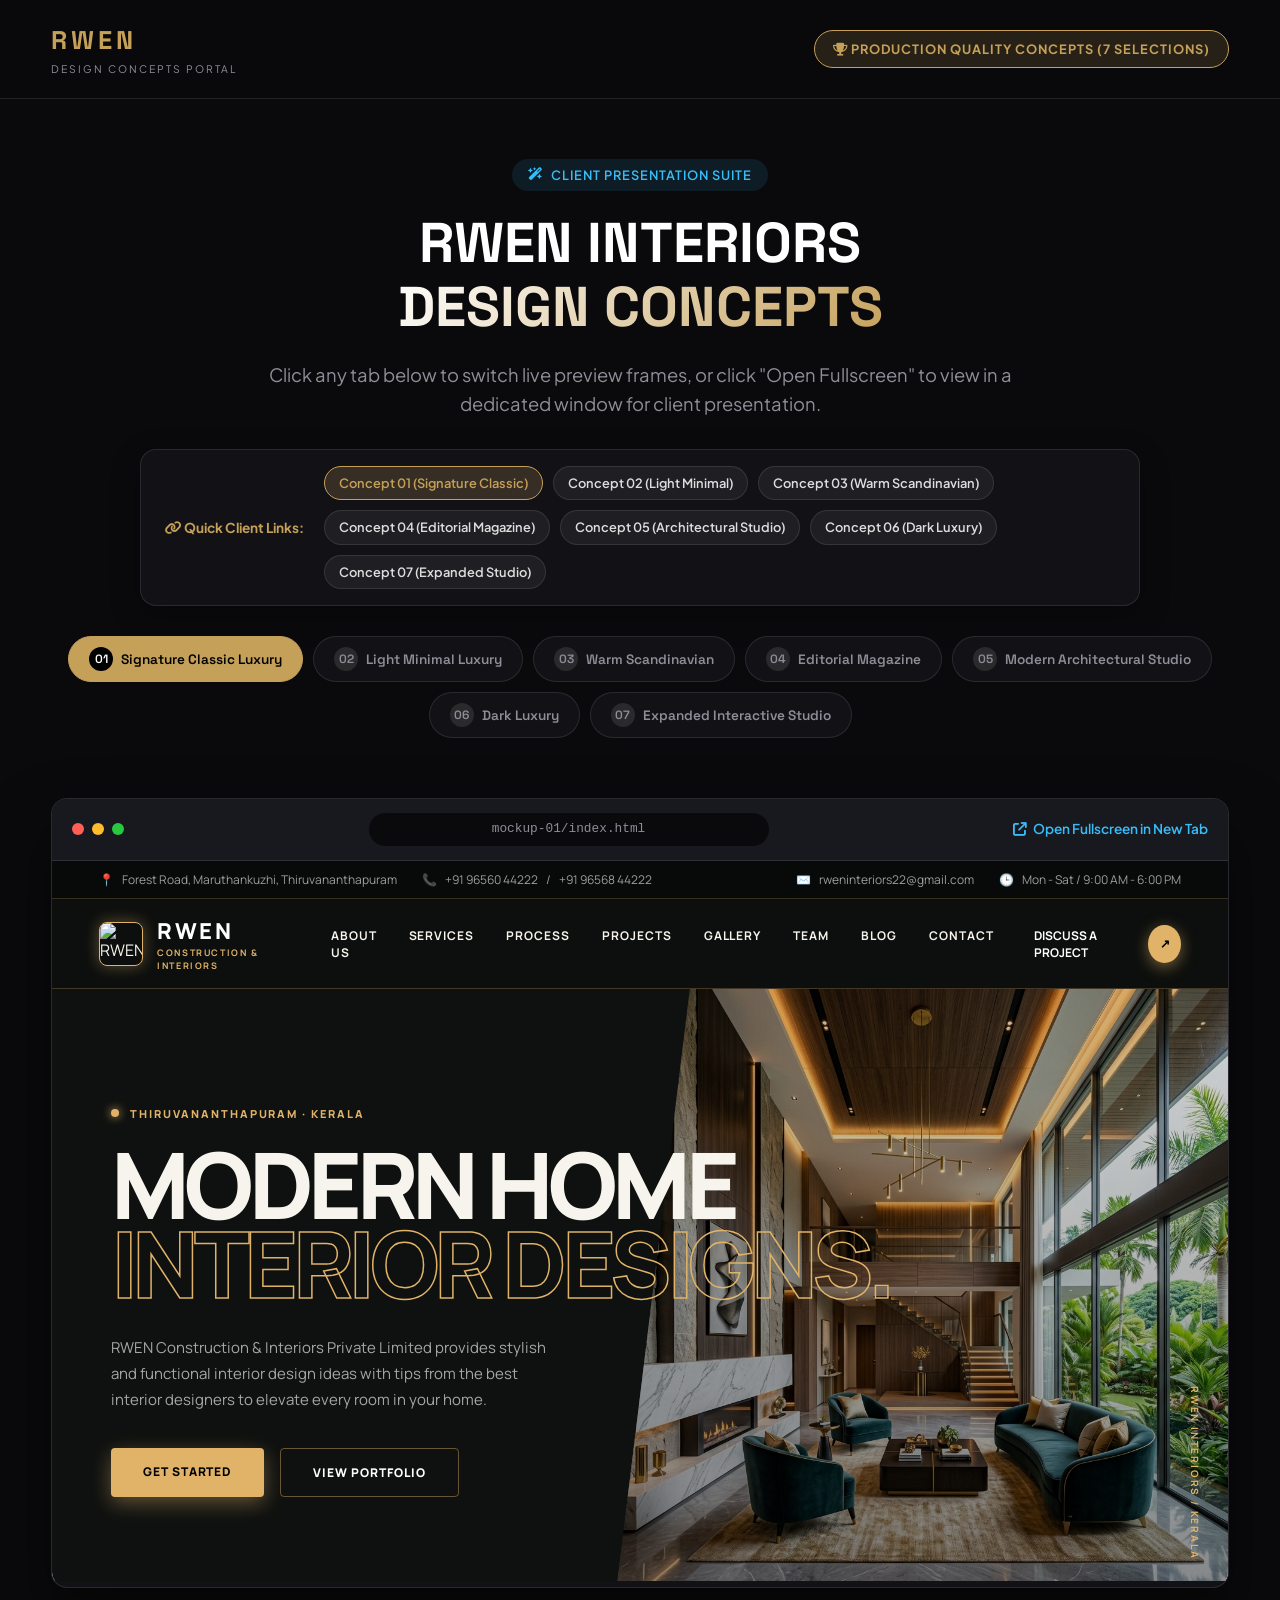
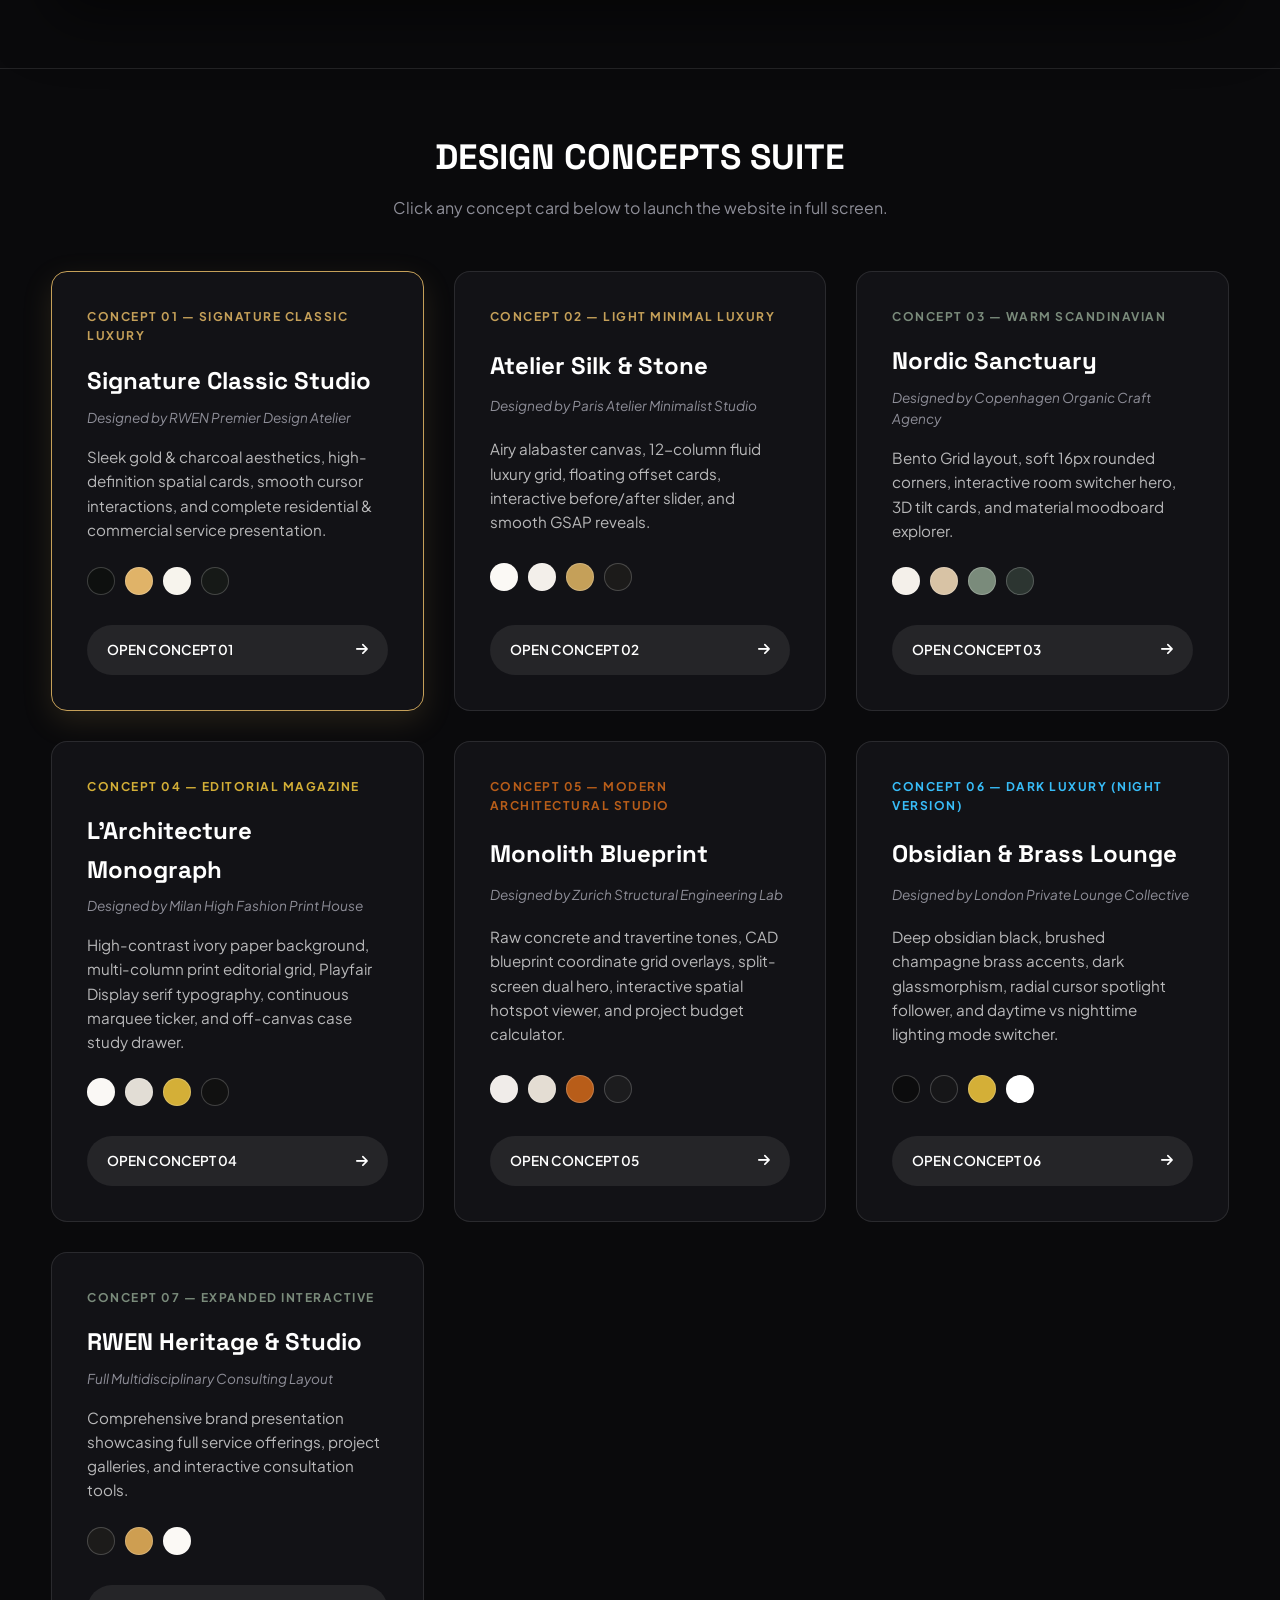
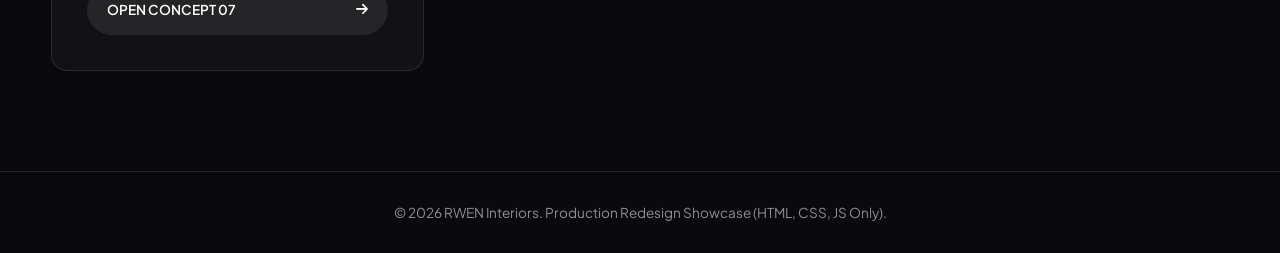
<file: index.html>
<!DOCTYPE html>
<html lang="en">
<head>
    <meta charset="UTF-8">
    <meta name="viewport" content="width=device-width, initial-scale=1.0">
    <title>RWEN Interiors — Design Concepts Portal</title>
    <meta name="description" content="Explore production-quality website concepts for RWEN Interiors redesign.">
    
    <!-- Google Fonts -->
    <link rel="preconnect" href="https://fonts.googleapis.com">
    <link rel="preconnect" href="https://fonts.gstatic.com" crossorigin>
    <link href="https://fonts.googleapis.com/css2?family=Cinzel:wght@500;700&family=Plus+Jakarta+Sans:wght@300;400;500;600;700&family=Space+Grotesk:wght@600;700&display=swap" rel="stylesheet">
    
    <!-- FontAwesome -->
    <link rel="stylesheet" href="https://cdnjs.cloudflare.com/ajax/libs/font-awesome/6.5.1/css/all.min.css">
    
    <link rel="stylesheet" href="styles.css">
</head>
<body class="launcher-body">

    <!-- Master Header -->
    <header class="launcher-header">
        <div class="launcher-container flex-between">
            <div class="launcher-brand">
                <span class="brand-monogram">RWEN</span>
                <span class="brand-sub">DESIGN CONCEPTS PORTAL</span>
            </div>

            <div class="launcher-badge">
                <i class="fa-solid fa-trophy"></i> PRODUCTION QUALITY CONCEPTS (7 SELECTIONS)
            </div>
        </div>
    </header>

    <main class="launcher-main">
        <!-- Hero Monograph Banner -->
        <section class="launcher-hero">
            <div class="launcher-container">
                <span class="tag-pill"><i class="fa-solid fa-wand-magic-sparkles"></i> CLIENT PRESENTATION SUITE</span>
                <h1 class="hero-main-title">
                    RWEN INTERIORS <br>
                    <span class="gradient-text">DESIGN CONCEPTS</span>
                </h1>
                <p class="hero-desc">
                    Click any tab below to switch live preview frames, or click "Open Fullscreen" to view in a dedicated window for client presentation.
                </p>

                <!-- Quick Direct Links Bar for Client Sharing -->
                <div class="client-share-box">
                    <span class="share-title"><i class="fa-solid fa-link"></i> Quick Client Links:</span>
                    <div class="share-links">
                        <a href="mockup-01/index.html" target="_blank" class="share-link-btn highlight-link">Concept 01 (Signature Classic)</a>
                        <a href="concept-01/index.html" target="_blank" class="share-link-btn">Concept 02 (Light Minimal)</a>
                        <a href="concept-02/index.html" target="_blank" class="share-link-btn">Concept 03 (Warm Scandinavian)</a>
                        <a href="concept-03/index.html" target="_blank" class="share-link-btn">Concept 04 (Editorial Magazine)</a>
                        <a href="concept-04/index.html" target="_blank" class="share-link-btn">Concept 05 (Architectural Studio)</a>
                        <a href="concept-05/index.html" target="_blank" class="share-link-btn">Concept 06 (Dark Luxury)</a>
                        <a href="concept-08/index.html" target="_blank" class="share-link-btn">Concept 07 (Expanded Studio)</a>
                    </div>
                </div>

                <!-- Interactive Live Iframe Viewer Controls -->
                <div class="concept-switcher-bar">
                    <button class="c-tab active" data-src="mockup-01/index.html">
                        <span class="c-num">01</span>
                        <span>Signature Classic Luxury</span>
                    </button>
                    <button class="c-tab" data-src="concept-01/index.html">
                        <span class="c-num">02</span>
                        <span>Light Minimal Luxury</span>
                    </button>
                    <button class="c-tab" data-src="concept-02/index.html">
                        <span class="c-num">03</span>
                        <span>Warm Scandinavian</span>
                    </button>
                    <button class="c-tab" data-src="concept-03/index.html">
                        <span class="c-num">04</span>
                        <span>Editorial Magazine</span>
                    </button>
                    <button class="c-tab" data-src="concept-04/index.html">
                        <span class="c-num">05</span>
                        <span>Modern Architectural Studio</span>
                    </button>
                    <button class="c-tab" data-src="concept-05/index.html">
                        <span class="c-num">06</span>
                        <span>Dark Luxury</span>
                    </button>
                    <button class="c-tab" data-src="concept-08/index.html">
                        <span class="c-num">07</span>
                        <span>Expanded Interactive Studio</span>
                    </button>
                </div>
            </div>
        </section>

        <!-- Live Embedded Iframe Showcase -->
        <section class="iframe-preview-section">
            <div class="launcher-container">
                <div class="browser-frame-window">
                    <div class="browser-header">
                        <div class="browser-dots">
                            <span class="dot red"></span>
                            <span class="dot yellow"></span>
                            <span class="dot green"></span>
                        </div>
                        <div class="browser-url-bar" id="live-url-display">mockup-01/index.html</div>
                        <a href="mockup-01/index.html" target="_blank" class="btn-open-fullscreen" id="btn-open-tab">
                            <i class="fa-solid fa-arrow-up-right-from-square"></i> Open Fullscreen in New Tab
                        </a>
                    </div>

                    <iframe src="mockup-01/index.html" id="preview-iframe" class="preview-iframe" title="RWEN Live Concept Preview"></iframe>
                </div>
            </div>
        </section>

        <!-- Concept Cards Overview Grid -->
        <section class="concepts-cards-section">
            <div class="launcher-container">
                <div class="section-title-wrap">
                    <h2>DESIGN CONCEPTS SUITE</h2>
                    <p>Click any concept card below to launch the website in full screen.</p>
                </div>

                <div class="concepts-grid">
                    <!-- Concept 01 (Formerly Mockup 01) -->
                    <div class="concept-card highlight-card">
                        <div class="card-tag light-tag">CONCEPT 01 — SIGNATURE CLASSIC LUXURY</div>
                        <h3>Signature Classic Studio</h3>
                        <p class="agency-style">Designed by RWEN Premier Design Atelier</p>
                        <p class="card-desc">Sleek gold & charcoal aesthetics, high-definition spatial cards, smooth cursor interactions, and complete residential & commercial service presentation.</p>
                        
                        <div class="palette-swatches">
                            <span class="swatch" style="background:#0e100f;" title="Charcoal"></span>
                            <span class="swatch" style="background:#e0b368;" title="Signature Gold"></span>
                            <span class="swatch" style="background:#f7f4ed;" title="Cream"></span>
                            <span class="swatch" style="background:#161917;" title="Dark Card"></span>
                        </div>

                        <a href="mockup-01/index.html" target="_blank" class="btn-launch-concept">
                            <span>OPEN CONCEPT 01</span>
                            <i class="fa-solid fa-arrow-right"></i>
                        </a>
                    </div>

                    <!-- Concept 02 (Formerly Concept 01) -->
                    <div class="concept-card">
                        <div class="card-tag light-tag">CONCEPT 02 — LIGHT MINIMAL LUXURY</div>
                        <h3>Atelier Silk & Stone</h3>
                        <p class="agency-style">Designed by Paris Atelier Minimalist Studio</p>
                        <p class="card-desc">Airy alabaster canvas, 12-column fluid luxury grid, floating offset cards, interactive before/after slider, and smooth GSAP reveals.</p>
                        
                        <div class="palette-swatches">
                            <span class="swatch" style="background:#FBF9F5;" title="Alabaster"></span>
                            <span class="swatch" style="background:#F3EFEA;" title="Soft Linen"></span>
                            <span class="swatch" style="background:#C5A059;" title="Champagne Gold"></span>
                            <span class="swatch" style="background:#1C1B1A;" title="Warm Charcoal"></span>
                        </div>

                        <a href="concept-01/index.html" target="_blank" class="btn-launch-concept">
                            <span>OPEN CONCEPT 02</span>
                            <i class="fa-solid fa-arrow-right"></i>
                        </a>
                    </div>

                    <!-- Concept 03 (Formerly Concept 02) -->
                    <div class="concept-card">
                        <div class="card-tag warm-tag">CONCEPT 03 — WARM SCANDINAVIAN</div>
                        <h3>Nordic Sanctuary</h3>
                        <p class="agency-style">Designed by Copenhagen Organic Craft Agency</p>
                        <p class="card-desc">Bento Grid layout, soft 16px rounded corners, interactive room switcher hero, 3D tilt cards, and material moodboard explorer.</p>
                        
                        <div class="palette-swatches">
                            <span class="swatch" style="background:#F4F0EA;" title="Sand"></span>
                            <span class="swatch" style="background:#D8C3A5;" title="Light Oak"></span>
                            <span class="swatch" style="background:#7A8B7B;" title="Sage Green"></span>
                            <span class="swatch" style="background:#2C3531;" title="Forest Taupe"></span>
                        </div>

                        <a href="concept-02/index.html" target="_blank" class="btn-launch-concept">
                            <span>OPEN CONCEPT 03</span>
                            <i class="fa-solid fa-arrow-right"></i>
                        </a>
                    </div>

                    <!-- Concept 04 (Formerly Concept 03) -->
                    <div class="concept-card">
                        <div class="card-tag ed-tag">CONCEPT 04 — EDITORIAL MAGAZINE</div>
                        <h3>L'Architecture Monograph</h3>
                        <p class="agency-style">Designed by Milan High Fashion Print House</p>
                        <p class="card-desc">High-contrast ivory paper background, multi-column print editorial grid, Playfair Display serif typography, continuous marquee ticker, and off-canvas case study drawer.</p>
                        
                        <div class="palette-swatches">
                            <span class="swatch" style="background:#FAF8F5;" title="Ivory"></span>
                            <span class="swatch" style="background:#E2DDD5;" title="Hairline Rule"></span>
                            <span class="swatch" style="background:#D4AF37;" title="Ochre Highlight"></span>
                            <span class="swatch" style="background:#111111;" title="Deep Charcoal"></span>
                        </div>

                        <a href="concept-03/index.html" target="_blank" class="btn-launch-concept">
                            <span>OPEN CONCEPT 04</span>
                            <i class="fa-solid fa-arrow-right"></i>
                        </a>
                    </div>

                    <!-- Concept 05 (Formerly Concept 04) -->
                    <div class="concept-card">
                        <div class="card-tag arch-tag">CONCEPT 05 — MODERN ARCHITECTURAL STUDIO</div>
                        <h3>Monolith Blueprint</h3>
                        <p class="agency-style">Designed by Zurich Structural Engineering Lab</p>
                        <p class="card-desc">Raw concrete and travertine tones, CAD blueprint coordinate grid overlays, split-screen dual hero, interactive spatial hotspot viewer, and project budget calculator.</p>
                        
                        <div class="palette-swatches">
                            <span class="swatch" style="background:#F0ECE9;" title="Concrete Gray"></span>
                            <span class="swatch" style="background:#E4DDD3;" title="Travertine"></span>
                            <span class="swatch" style="background:#B85D19;" title="Rust Terracotta"></span>
                            <span class="swatch" style="background:#1C1C1E;" title="Obsidian"></span>
                        </div>

                        <a href="concept-04/index.html" target="_blank" class="btn-launch-concept">
                            <span>OPEN CONCEPT 05</span>
                            <i class="fa-solid fa-arrow-right"></i>
                        </a>
                    </div>

                    <!-- Concept 06 (Formerly Concept 05) -->
                    <div class="concept-card dark-card">
                        <div class="card-tag dark-tag">CONCEPT 06 — DARK LUXURY (NIGHT VERSION)</div>
                        <h3>Obsidian & Brass Lounge</h3>
                        <p class="agency-style">Designed by London Private Lounge Collective</p>
                        <p class="card-desc">Deep obsidian black, brushed champagne brass accents, dark glassmorphism, radial cursor spotlight follower, and daytime vs nighttime lighting mode switcher.</p>
                        
                        <div class="palette-swatches">
                            <span class="swatch" style="background:#0C0C0D;" title="Obsidian Black"></span>
                            <span class="swatch" style="background:#161618;" title="Velvet Charcoal"></span>
                            <span class="swatch" style="background:#D4AF37;" title="Brushed Brass"></span>
                            <span class="swatch" style="background:#FFFFFF;" title="Light Glow"></span>
                        </div>

                        <a href="concept-05/index.html" target="_blank" class="btn-launch-concept">
                            <span>OPEN CONCEPT 06</span>
                            <i class="fa-solid fa-arrow-right"></i>
                        </a>
                    </div>

                    <!-- Concept 07 (Formerly Concept 08) -->
                    <div class="concept-card">
                        <div class="card-tag warm-tag">CONCEPT 07 — EXPANDED INTERACTIVE</div>
                        <h3>RWEN Heritage & Studio</h3>
                        <p class="agency-style">Full Multidisciplinary Consulting Layout</p>
                        <p class="card-desc">Comprehensive brand presentation showcasing full service offerings, project galleries, and interactive consultation tools.</p>
                        
                        <div class="palette-swatches">
                            <span class="swatch" style="background:#1C1B1A;" title="Charcoal"></span>
                            <span class="swatch" style="background:#CE9E51;" title="Gold Accent"></span>
                            <span class="swatch" style="background:#FBF9F5;" title="Cream"></span>
                        </div>

                        <a href="concept-08/index.html" target="_blank" class="btn-launch-concept">
                            <span>OPEN CONCEPT 07</span>
                            <i class="fa-solid fa-arrow-right"></i>
                        </a>
                    </div>
                </div>
            </div>
        </section>
    </main>

    <footer class="launcher-footer">
        <div class="launcher-container text-center">
            <p>&copy; 2026 RWEN Interiors. Production Redesign Showcase (HTML, CSS, JS Only).</p>
        </div>
    </footer>

    <script src="script.js"></script>
</body>
</html>
</file>
<file: styles.css>
/* ----------------------------------------------------
   MASTER LAUNCHER PORTAL - STYLESHEET
   RWEN Interiors - Award-Winning Concepts Showcase
---------------------------------------------------- */

:root {
    --bg-dark: #0A0A0C;
    --card-dark: #121216;
    --text-white: #FFFFFF;
    --text-muted: #8E8E98;
    --accent-gold: #C5A059;
    --accent-cyan: #38BDF8;
    --border-dark: rgba(255, 255, 255, 0.1);
    --font-heading: 'Space Grotesk', sans-serif;
    --font-body: 'Plus Jakarta Sans', sans-serif;
    --transition-smooth: all 0.4s cubic-bezier(0.16, 1, 0.3, 1);
}

*, *::before, *::after {
    box-sizing: border-box;
    margin: 0;
    padding: 0;
}

body.launcher-body {
    background-color: var(--bg-dark);
    color: var(--text-white);
    font-family: var(--font-body);
    line-height: 1.6;
    overflow-x: hidden;
}

a { color: inherit; text-decoration: none; }

.launcher-container {
    width: 92%;
    max-width: 1400px;
    margin: 0 auto;
}

.flex-between {
    display: flex;
    justify-content: space-between;
    align-items: center;
}

.text-center { text-align: center; }

/* Header */
.launcher-header {
    background: rgba(10, 10, 12, 0.85);
    backdrop-filter: blur(16px);
    border-bottom: 1px solid var(--border-dark);
    padding: 20px 0;
    position: sticky;
    top: 0;
    z-index: 1000;
}

.launcher-brand {
    display: flex;
    flex-direction: column;
}

.brand-monogram {
    font-family: var(--font-heading);
    font-size: 1.6rem;
    font-weight: 700;
    letter-spacing: 4px;
    color: var(--accent-gold);
}

.brand-sub {
    font-size: 0.65rem;
    letter-spacing: 2px;
    color: var(--text-muted);
}

.launcher-badge {
    background: rgba(197, 160, 89, 0.15);
    color: var(--accent-gold);
    border: 1px solid var(--accent-gold);
    padding: 8px 18px;
    border-radius: 30px;
    font-size: 0.8rem;
    font-weight: 700;
    letter-spacing: 1px;
}

/* Hero Banner */
.launcher-hero {
    padding: 60px 0 40px;
    text-align: center;
}

.tag-pill {
    display: inline-flex;
    align-items: center;
    gap: 8px;
    background: rgba(56, 189, 248, 0.1);
    color: var(--accent-cyan);
    padding: 6px 16px;
    border-radius: 20px;
    font-size: 0.8rem;
    font-weight: 600;
    letter-spacing: 1px;
    margin-bottom: 20px;
}

.hero-main-title {
    font-family: var(--font-heading);
    font-size: 3.5rem;
    font-weight: 700;
    line-height: 1.15;
    margin-bottom: 20px;
}

.gradient-text {
    background: linear-gradient(135deg, #FFFFFF 0%, var(--accent-gold) 100%);
    -webkit-background-clip: text;
    -webkit-text-fill-color: transparent;
}

.hero-desc {
    font-size: 1.15rem;
    color: var(--text-muted);
    max-width: 750px;
    margin: 0 auto 30px;
}

/* Client Share Quick Links Box */
.client-share-box {
    background: var(--card-dark);
    border: 1px solid var(--border-dark);
    padding: 16px 24px;
    border-radius: 16px;
    max-width: 1000px;
    margin: 0 auto 30px;
    display: flex;
    align-items: center;
    gap: 20px;
    box-shadow: 0 10px 30px rgba(0, 0, 0, 0.3);
}

.share-title {
    font-size: 0.85rem;
    font-weight: 700;
    color: var(--accent-gold);
    white-space: nowrap;
}

.share-links {
    display: flex;
    gap: 10px;
    flex-wrap: wrap;
}

.share-link-btn {
    background: rgba(255, 255, 255, 0.06);
    border: 1px solid rgba(255, 255, 255, 0.1);
    color: rgba(255, 255, 255, 0.85);
    padding: 6px 14px;
    border-radius: 20px;
    font-size: 0.8rem;
    font-weight: 600;
    transition: var(--transition-smooth);
}

.share-link-btn.highlight-link {
    background: rgba(197, 160, 89, 0.2);
    border-color: var(--accent-gold);
    color: var(--accent-gold);
}

.share-link-btn:hover {
    background: var(--accent-gold);
    color: #000000;
    border-color: var(--accent-gold);
}

/* Concept Switcher Tabs */
.concept-switcher-bar {
    display: flex;
    justify-content: center;
    gap: 10px;
    flex-wrap: wrap;
}

.c-tab {
    background: var(--card-dark);
    color: var(--text-muted);
    border: 1px solid var(--border-dark);
    padding: 10px 20px;
    border-radius: 30px;
    font-family: var(--font-heading);
    font-size: 0.85rem;
    font-weight: 600;
    cursor: pointer;
    display: flex;
    align-items: center;
    gap: 8px;
    transition: var(--transition-smooth);
}

.c-num {
    background: rgba(255, 255, 255, 0.1);
    width: 24px;
    height: 24px;
    border-radius: 50%;
    display: flex;
    align-items: center;
    justify-content: center;
    font-size: 0.75rem;
}

.c-tab.active, .c-tab:hover {
    background: var(--accent-gold);
    color: #000000;
    border-color: var(--accent-gold);
}

.c-tab.active .c-num {
    background: #000000;
    color: #FFFFFF;
}

/* Iframe Window */
.iframe-preview-section {
    padding: 20px 0 80px;
}

.browser-frame-window {
    background: var(--card-dark);
    border: 1px solid var(--border-dark);
    border-radius: 16px;
    overflow: hidden;
    box-shadow: 0 30px 60px rgba(0, 0, 0, 0.5);
}

.browser-header {
    background: #18181F;
    padding: 14px 20px;
    display: flex;
    align-items: center;
    justify-content: space-between;
    border-bottom: 1px solid var(--border-dark);
}

.browser-dots {
    display: flex;
    gap: 8px;
}

.dot {
    width: 12px;
    height: 12px;
    border-radius: 50%;
}
.dot.red { background: #FF5F56; }
.dot.yellow { background: #FFBD2E; }
.dot.green { background: #27C93F; }

.browser-url-bar {
    background: #0A0A0C;
    color: var(--text-muted);
    padding: 6px 20px;
    border-radius: 20px;
    font-size: 0.8rem;
    font-family: monospace;
    width: 400px;
    text-align: center;
}

.btn-open-fullscreen {
    font-size: 0.85rem;
    font-weight: 600;
    color: var(--accent-cyan);
    display: flex;
    align-items: center;
    gap: 6px;
}

.preview-iframe {
    width: 100%;
    height: 720px;
    border: none;
    background: #FFFFFF;
}

/* Concepts Cards Grid */
.concepts-cards-section {
    padding: 60px 0 100px;
    border-top: 1px solid var(--border-dark);
}

.section-title-wrap {
    text-align: center;
    margin-bottom: 50px;
}

.section-title-wrap h2 {
    font-family: var(--font-heading);
    font-size: 2.2rem;
    margin-bottom: 10px;
}

.section-title-wrap p {
    color: var(--text-muted);
}

.concepts-grid {
    display: grid;
    grid-template-columns: repeat(3, 1fr);
    gap: 30px;
}

.concept-card {
    background: var(--card-dark);
    padding: 35px;
    border-radius: 16px;
    border: 1px solid var(--border-dark);
    display: flex;
    flex-direction: column;
    justify-content: space-between;
    transition: var(--transition-smooth);
}

.concept-card.highlight-card {
    border-color: var(--accent-gold);
    box-shadow: 0 10px 30px rgba(197, 160, 89, 0.15);
}

.concept-card:hover {
    transform: translateY(-8px);
    border-color: var(--accent-gold);
    box-shadow: 0 20px 40px rgba(0, 0, 0, 0.4);
}

.card-tag {
    font-size: 0.75rem;
    font-weight: 700;
    letter-spacing: 1.5px;
    margin-bottom: 16px;
}

.light-tag { color: #C5A059; }
.warm-tag { color: #7A8B7B; }
.ed-tag { color: #D4AF37; }
.arch-tag { color: #B85D19; }
.dark-tag { color: #38BDF8; }

.concept-card h3 {
    font-family: var(--font-heading);
    font-size: 1.5rem;
    margin-bottom: 6px;
}

.agency-style {
    font-size: 0.85rem;
    color: var(--text-muted);
    font-style: italic;
    margin-bottom: 16px;
}

.card-desc {
    font-size: 0.95rem;
    color: rgba(255, 255, 255, 0.7);
    margin-bottom: 24px;
}

.palette-swatches {
    display: flex;
    gap: 10px;
    margin-bottom: 30px;
}

.swatch {
    width: 28px;
    height: 28px;
    border-radius: 50%;
    border: 1px solid rgba(255, 255, 255, 0.2);
}

.btn-launch-concept {
    background: rgba(255, 255, 255, 0.08);
    color: #FFFFFF;
    padding: 14px 20px;
    border-radius: 30px;
    font-weight: 600;
    font-size: 0.85rem;
    display: flex;
    align-items: center;
    justify-content: space-between;
    transition: var(--transition-smooth);
}

.btn-launch-concept:hover {
    background: var(--accent-gold);
    color: #000000;
}

.launcher-footer {
    border-top: 1px solid var(--border-dark);
    padding: 30px 0;
    color: var(--text-muted);
    font-size: 0.85rem;
}

@media (max-width: 992px) {
    .concepts-grid { grid-template-columns: repeat(2, 1fr); }
    .hero-main-title { font-size: 2.6rem; }
    .browser-url-bar { display: none; }
    .preview-iframe { height: 500px; }
    .client-share-box { flex-direction: column; align-items: flex-start; }
}

@media (max-width: 576px) {
    .concepts-grid { grid-template-columns: 1fr; }
}
</file>
